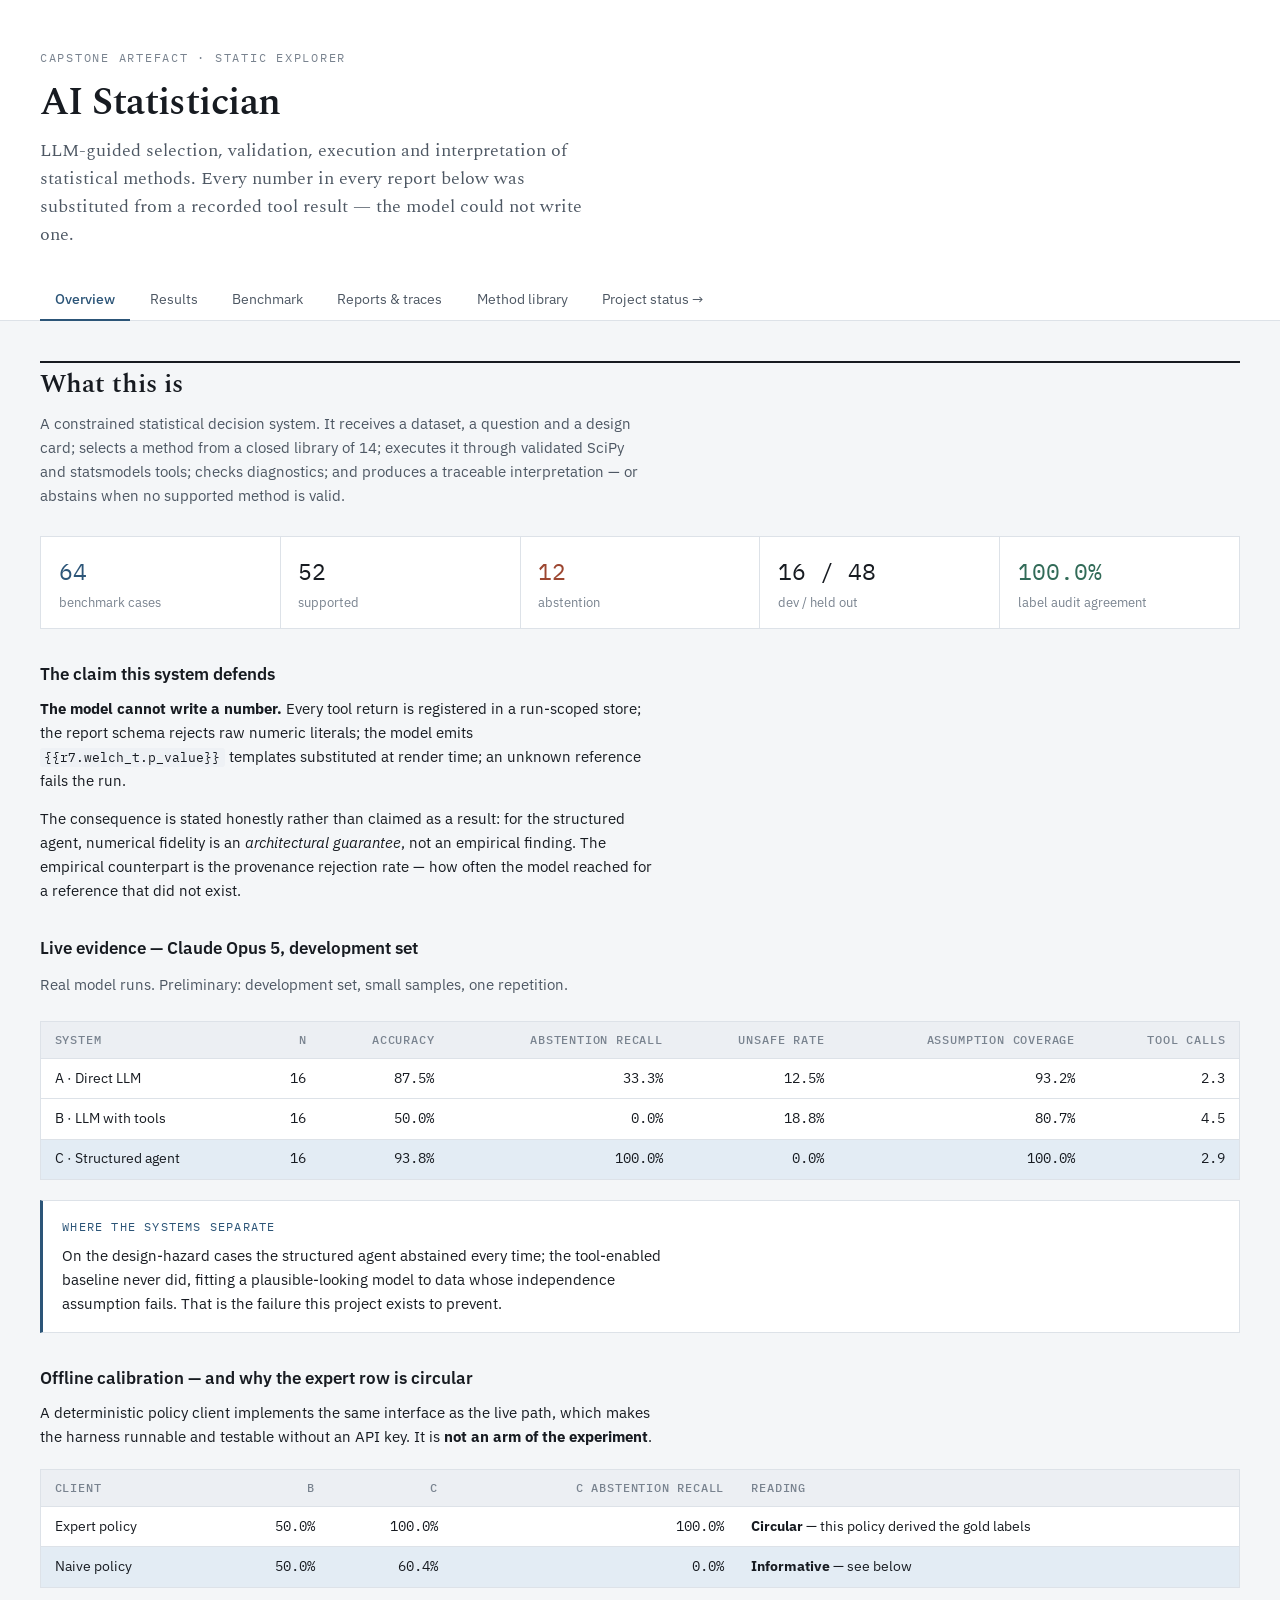
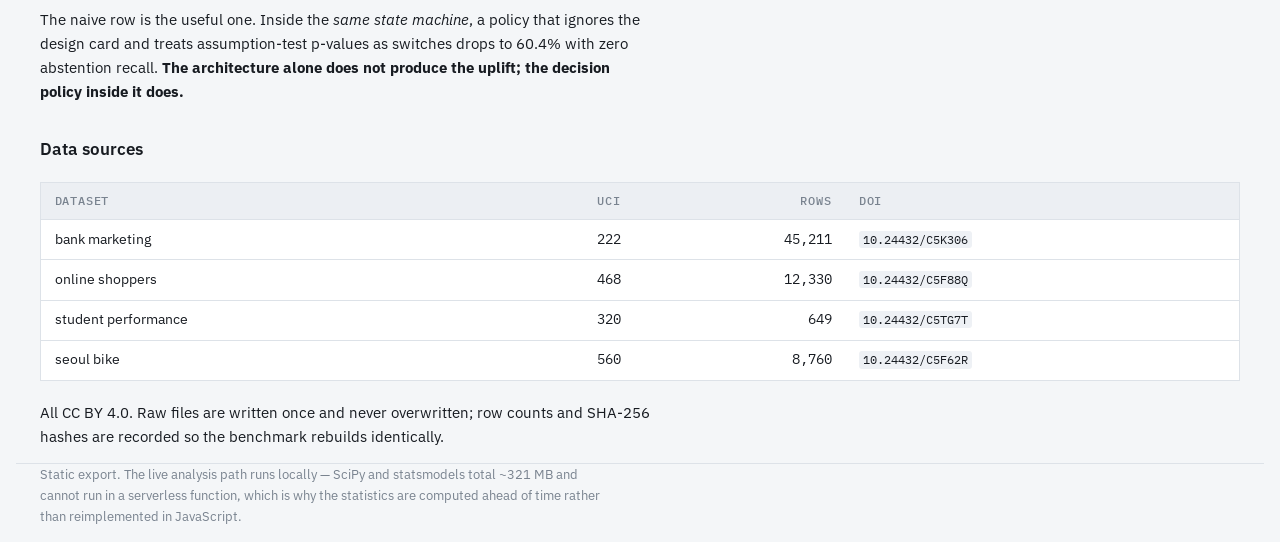
<file: site/index.html>
<!doctype html>
<html lang="en" data-theme="light">
<head>
<meta charset="utf-8">
<meta name="viewport" content="width=device-width, initial-scale=1">
<title>AI Statistician — benchmark explorer</title>
<meta name="description" content="Explore the 64-case statistical benchmark, the three system variants, and every rendered report and trace.">
<link rel="preconnect" href="https://fonts.googleapis.com">
<link rel="preconnect" href="https://fonts.gstatic.com" crossorigin>
<link rel="stylesheet" href="https://fonts.googleapis.com/css2?family=IBM+Plex+Mono:wght@400;500&family=IBM+Plex+Sans:wght@400;500;600&family=Spectral:wght@500;600&display=swap">
<link rel="stylesheet" href="style.css">
</head>
<body>

<header class="masthead">
  <div class="wrap">
    <p class="eyebrow">Capstone artefact · static explorer</p>
    <h1>AI Statistician</h1>
    <p class="standfirst">LLM-guided selection, validation, execution and interpretation
      of statistical methods. Every number in every report below was substituted from a
      recorded tool result — the model could not write one.</p>
    <nav class="tabs" role="tablist">
      <button class="tab is-active" data-view="overview" role="tab">Overview</button>
      <button class="tab" data-view="results" role="tab">Results</button>
      <button class="tab" data-view="cases" role="tab">Benchmark</button>
      <button class="tab" data-view="reports" role="tab">Reports &amp; traces</button>
      <button class="tab" data-view="methods" role="tab">Method library</button>
      <a class="tab tab-link" href="status.html">Project status &rarr;</a>
    </nav>
  </div>
</header>

<main class="wrap" id="app">
  <p class="loading">Loading…</p>
</main>

<footer class="wrap">
  <p>Static export. The live analysis path runs locally — SciPy and statsmodels
     total ~321&nbsp;MB and cannot run in a serverless function, which is why the
     statistics are computed ahead of time rather than reimplemented in JavaScript.</p>
</footer>

<script src="app.js"></script>
</body>
</html>
</file>
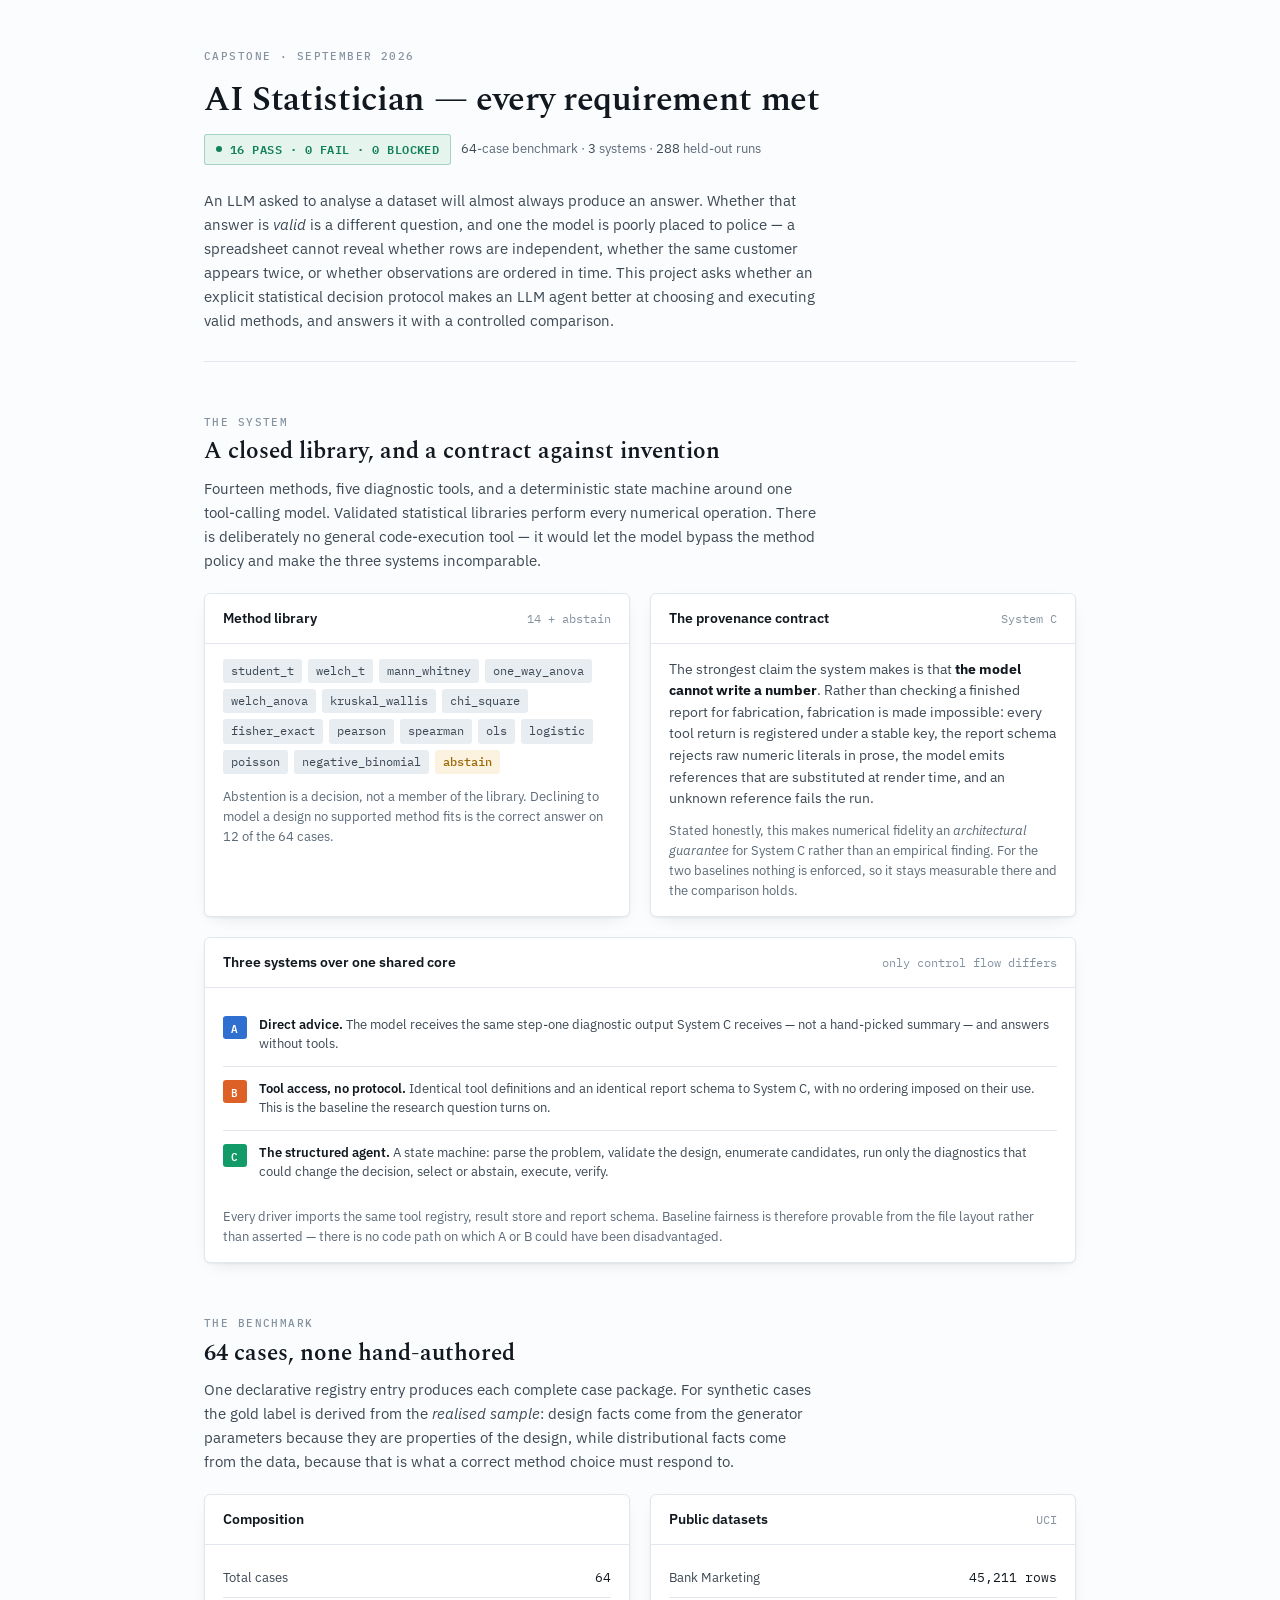
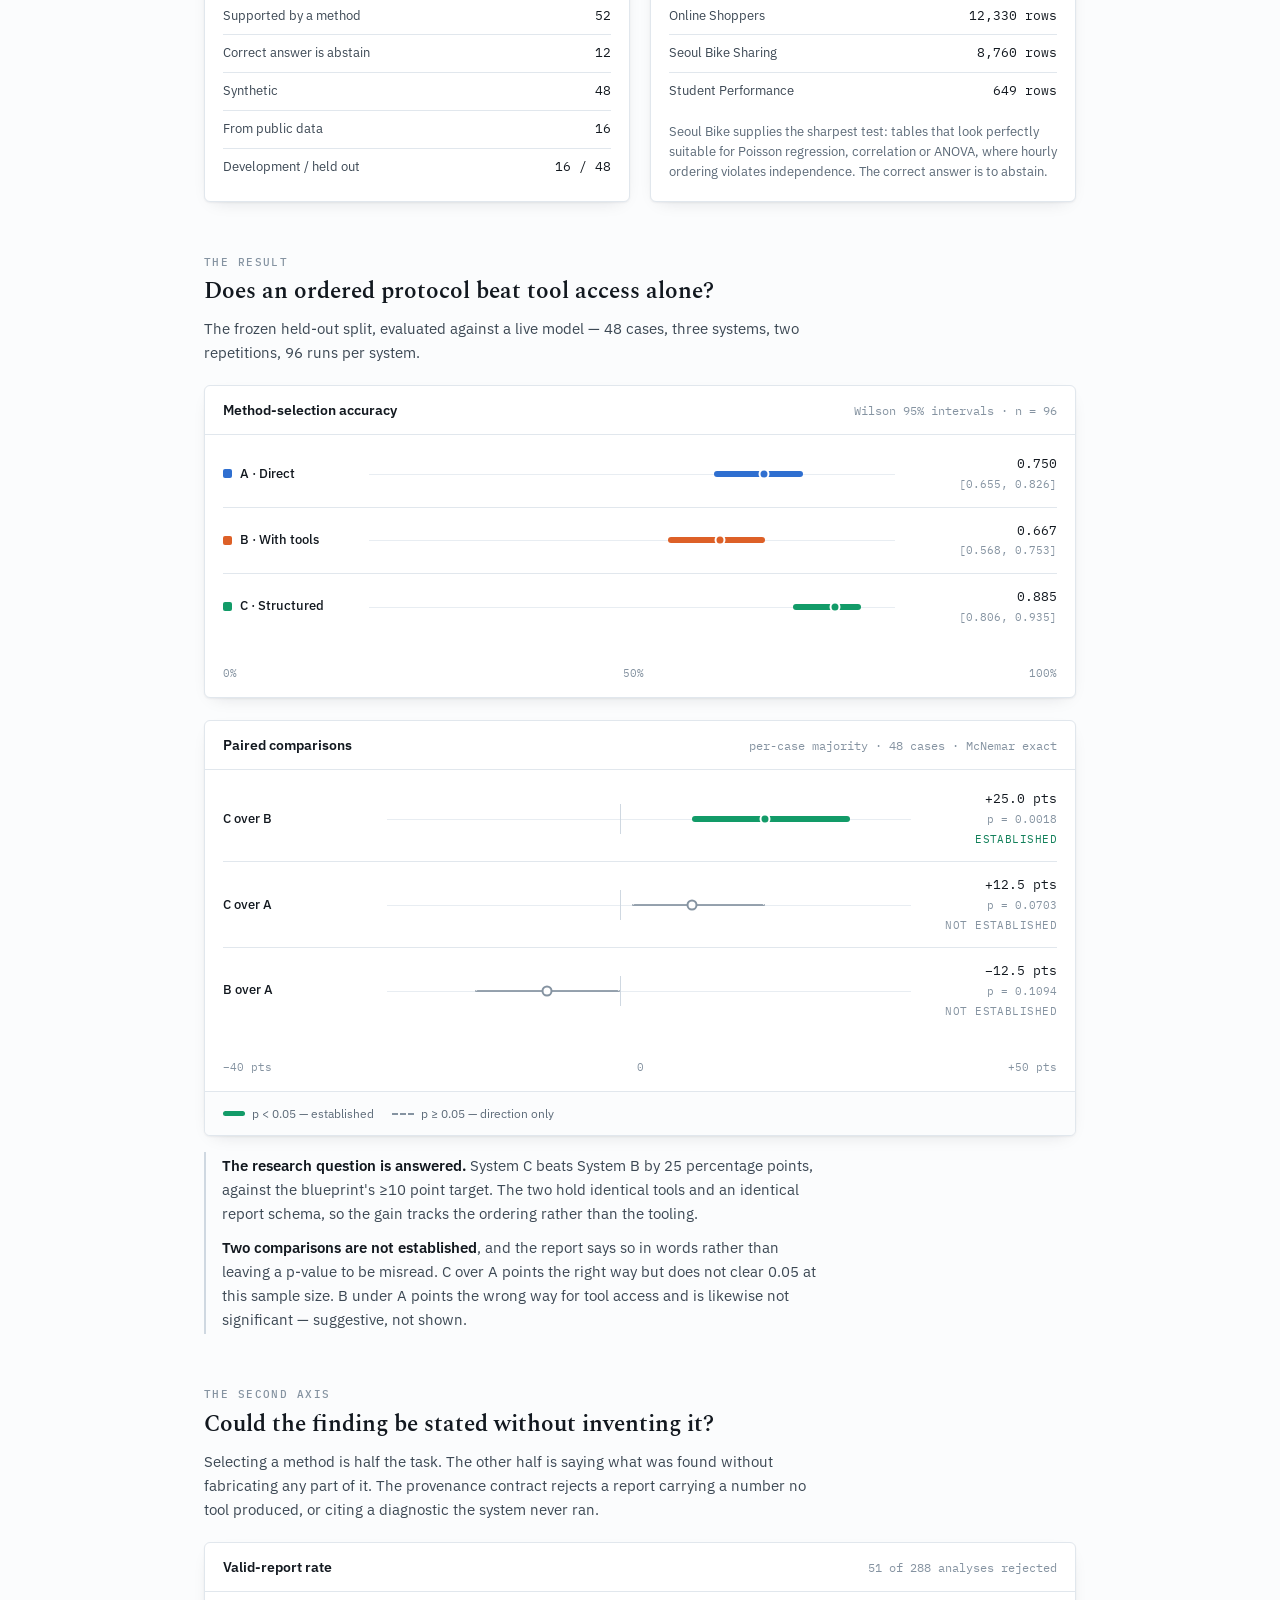
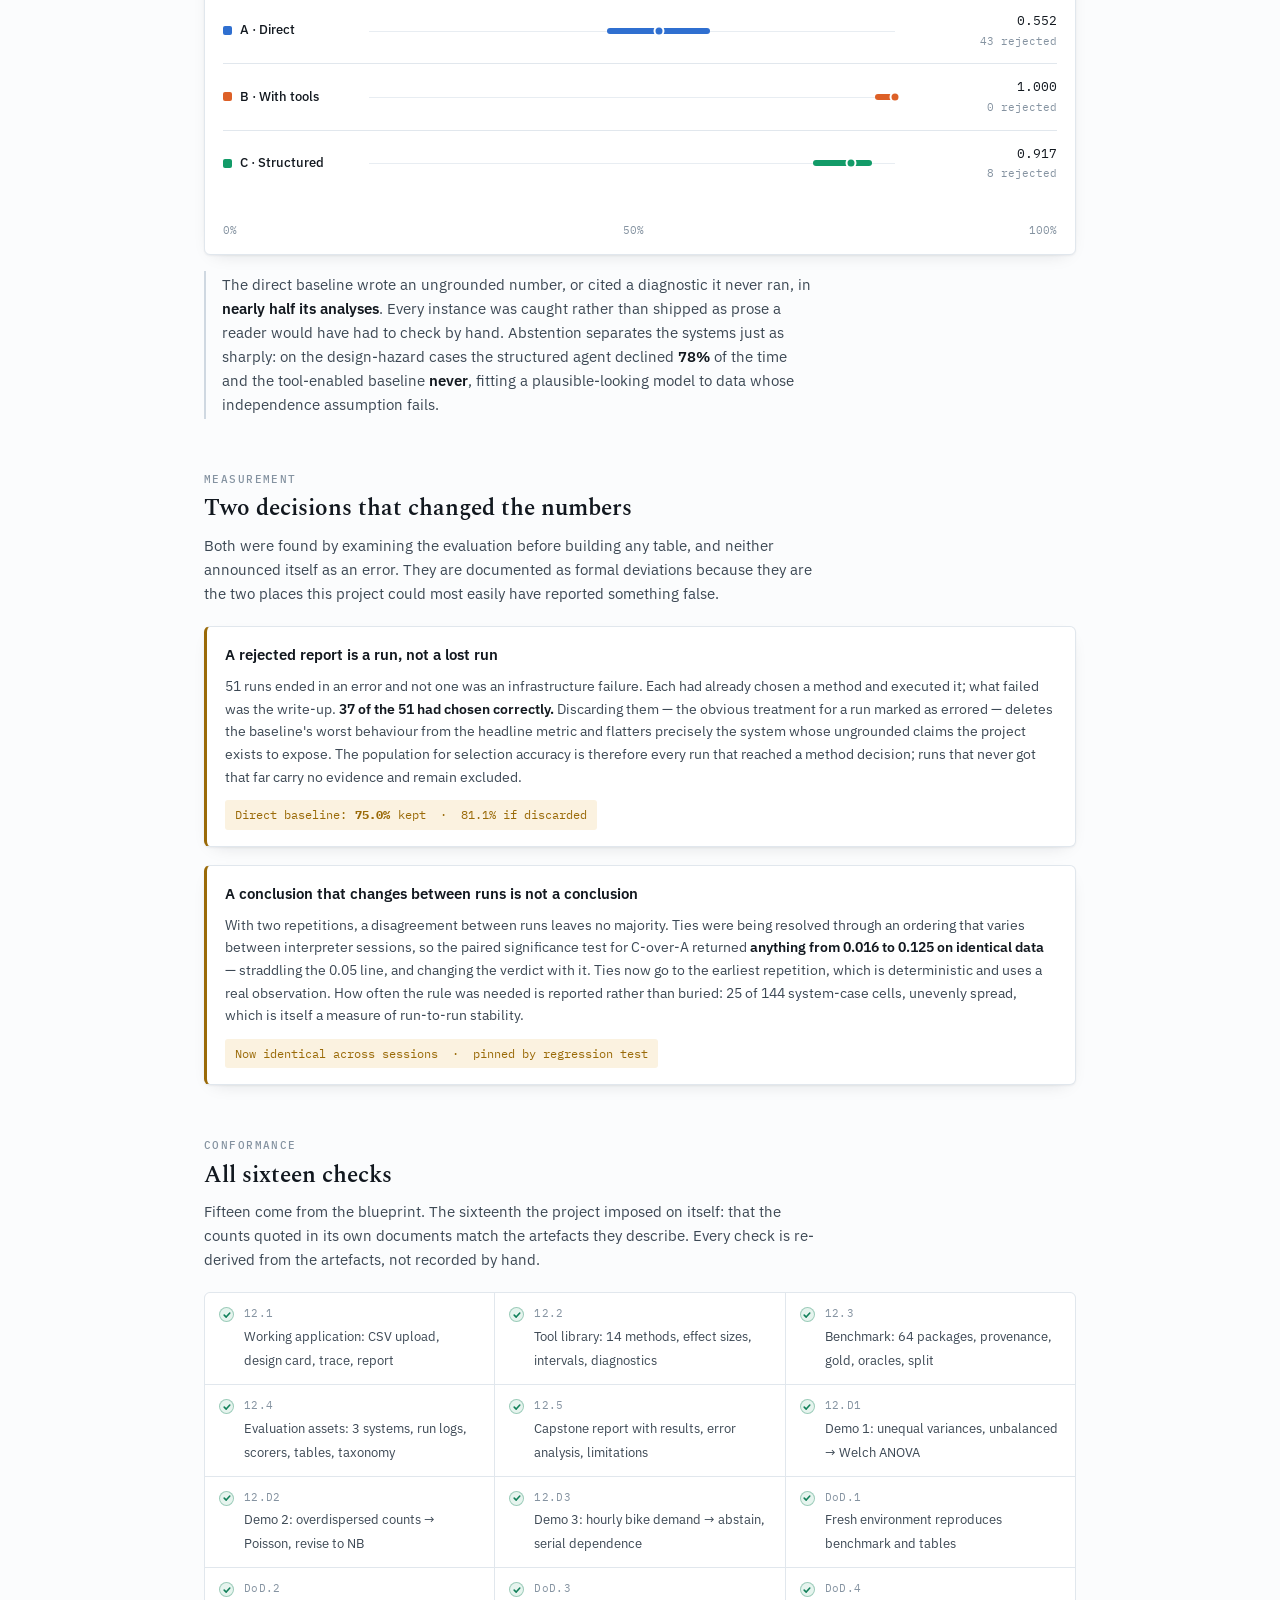
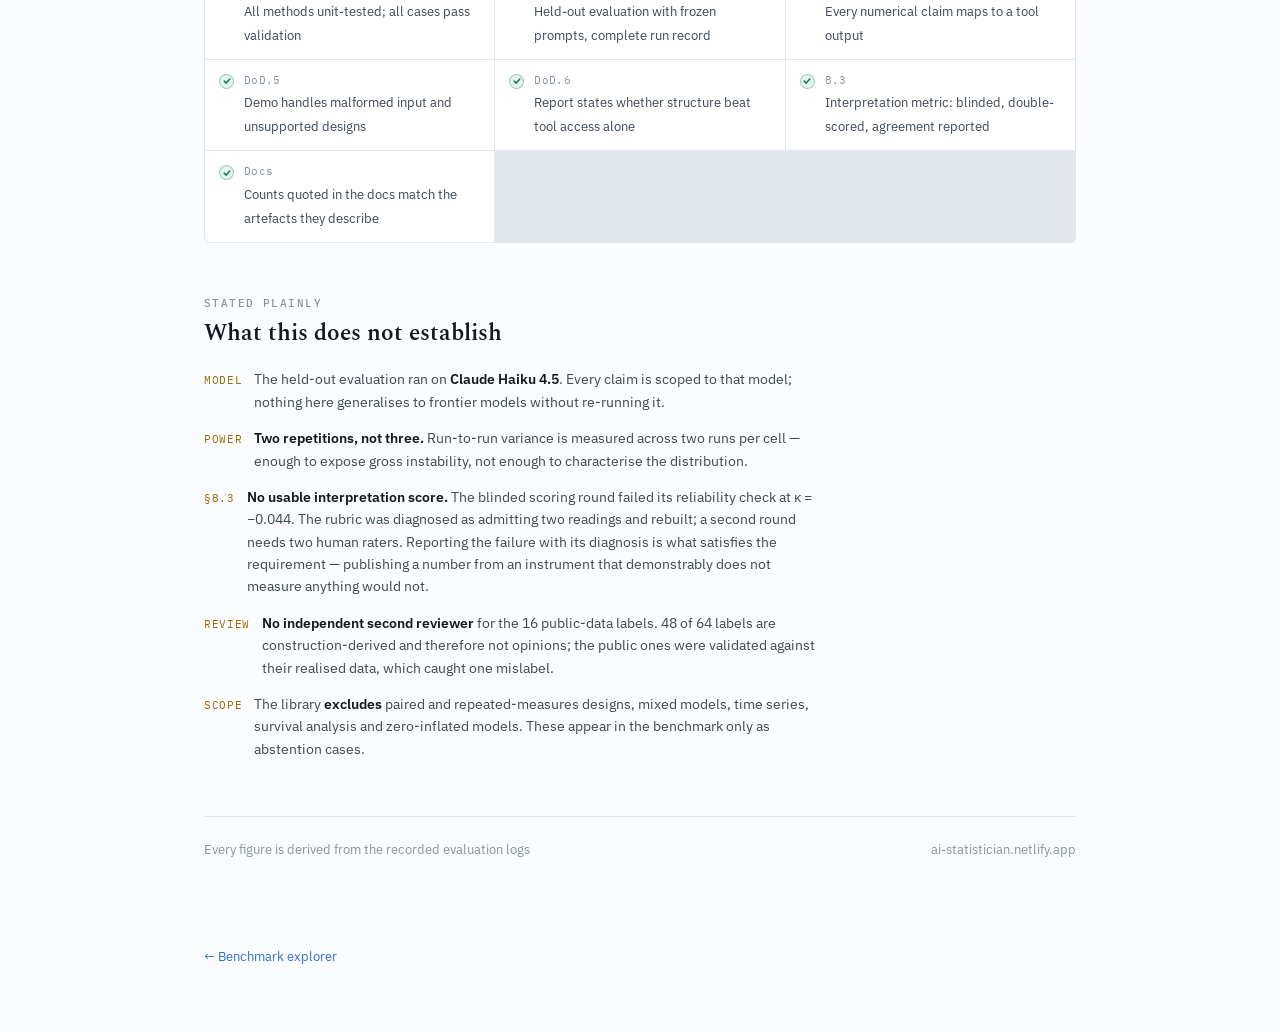
<file: site/status.html>
<!doctype html>
<html lang="en">
<head>
<meta charset="utf-8">
<meta name="viewport" content="width=device-width, initial-scale=1">
<meta name="description" content="What the AI Statistician is, how its benchmark was built, what the held-out evaluation found, and what it does not establish.">
<title>AI Statistician Capstone Status</title>
<link rel="preconnect" href="https://fonts.googleapis.com">
<link rel="preconnect" href="https://fonts.gstatic.com" crossorigin>
<link rel="stylesheet" href="https://fonts.googleapis.com/css2?family=Spectral:wght@500;600&family=IBM+Plex+Sans:wght@400;500;600&family=IBM+Plex+Mono:wght@400;500;600&display=swap">
<style>
  :root{
    --ground:#fbfcfd;
    --panel:#ffffff;
    --ink:#12181f;
    --ink-2:#3c4854;
    --muted:#5c6a78;
    --faint:#8593a1;
    --rule:#e1e7ed;
    --rule-strong:#cfd8e1;
    --sys-a:#2f6fd0;
    --sys-b:#dd6027;
    --sys-c:#129b68;
    --ok:#12805a;
    --ok-soft:#e6f4ee;
    --caution:#9a6a08;
    --caution-soft:#fbf2e0;
    --track:#e8edf2;
    --shadow:0 1px 2px rgba(18,24,31,.05), 0 6px 18px -10px rgba(18,24,31,.18);

    --f-display:"Spectral", Georgia, "Times New Roman", serif;
    --f-body:"IBM Plex Sans", -apple-system, BlinkMacSystemFont, "Segoe UI", sans-serif;
    --f-mono:"IBM Plex Mono", ui-monospace, "SF Mono", Menlo, monospace;
  }
  @media (prefers-color-scheme: dark){
    :root:not([data-theme="light"]){
      --ground:#0e1418; --panel:#151d23; --ink:#e9eef3; --ink-2:#c2ccd6;
      --muted:#93a1ad; --faint:#6f7d8a; --rule:#233039; --rule-strong:#31414c;
      --sys-a:#6da3ef; --sys-b:#f08a52; --sys-c:#3cc48d;
      --ok:#43c793; --ok-soft:#122b23; --caution:#dfa63c; --caution-soft:#2b2113;
      --track:#222e37;
      --shadow:0 1px 2px rgba(0,0,0,.4), 0 8px 22px -12px rgba(0,0,0,.7);
    }
  }
  :root[data-theme="dark"]{
    --ground:#0e1418; --panel:#151d23; --ink:#e9eef3; --ink-2:#c2ccd6;
    --muted:#93a1ad; --faint:#6f7d8a; --rule:#233039; --rule-strong:#31414c;
    --sys-a:#6da3ef; --sys-b:#f08a52; --sys-c:#3cc48d;
    --ok:#43c793; --ok-soft:#122b23; --caution:#dfa63c; --caution-soft:#2b2113;
    --track:#222e37;
    --shadow:0 1px 2px rgba(0,0,0,.4), 0 8px 22px -12px rgba(0,0,0,.7);
  }

  *{box-sizing:border-box}
  body{background:var(--ground);color:var(--ink);font-family:var(--f-body);
       font-size:15px;line-height:1.6;-webkit-font-smoothing:antialiased}
  .wrap{max-width:920px;margin:0 auto;padding:40px 24px 88px}
  .prose{max-width:68ch}

  h1,h2{font-family:var(--f-display);font-weight:600;text-wrap:balance;margin:0}
  h1{font-size:34px;line-height:1.18;letter-spacing:-.01em}
  h2{font-size:23px;line-height:1.25;margin-bottom:6px}
  p{margin:0}
  .num{font-family:var(--f-mono);font-variant-numeric:tabular-nums}

  .eyebrow{font-family:var(--f-mono);font-size:11px;font-weight:500;
           letter-spacing:.13em;text-transform:uppercase;color:var(--faint)}

  header{display:flex;flex-direction:column;gap:14px;padding-bottom:28px;
         border-bottom:1px solid var(--rule)}
  .status-row{display:flex;flex-wrap:wrap;align-items:center;gap:10px}
  .stamp{display:inline-flex;align-items:center;gap:8px;
         background:var(--ok-soft);color:var(--ok);
         border:1px solid color-mix(in oklab, var(--ok) 30%, transparent);
         border-radius:3px;padding:5px 11px;
         font-family:var(--f-mono);font-size:12px;font-weight:600;letter-spacing:.04em}
  .stamp .dot{width:6px;height:6px;border-radius:50%;background:var(--ok)}
  .meta{color:var(--muted);font-size:13px}
  .meta .num{color:var(--ink-2)}

  section{margin-top:52px}
  .sec-head{margin-bottom:20px}
  .sec-head .eyebrow{display:block;margin-bottom:7px}
  .lede{color:var(--ink-2);margin-top:10px}

  /* ---- system / benchmark panels ---- */
  .split{display:grid;grid-template-columns:1fr 1fr;gap:20px}
  .panel{border:1px solid var(--rule);border-radius:6px;background:var(--panel);
         box-shadow:var(--shadow);overflow:hidden}
  .panel-head{padding:13px 18px;border-bottom:1px solid var(--rule);
              display:flex;justify-content:space-between;align-items:baseline;gap:12px}
  .panel-head .t{font-weight:600;font-size:14px}
  .panel-head .s{color:var(--faint);font-size:12px;font-family:var(--f-mono)}
  .panel-body{padding:15px 18px}

  .kv{display:flex;flex-direction:column}
  .kv .r{display:grid;grid-template-columns:1fr auto;gap:14px;padding:8px 0;
         border-bottom:1px solid var(--rule);align-items:baseline}
  .kv .r:last-child{border-bottom:none}
  .kv .k{font-size:13px;color:var(--ink-2)}
  .kv .v{font-family:var(--f-mono);font-size:13px;font-variant-numeric:tabular-nums;
         color:var(--ink);white-space:nowrap}

  .methods{display:flex;flex-wrap:wrap;gap:6px}
  .m{font-family:var(--f-mono);font-size:11.5px;padding:3px 8px;border-radius:3px;
     background:var(--track);color:var(--ink-2);white-space:nowrap}
  .m.abst{background:var(--caution-soft);color:var(--caution);font-weight:500}

  .systems{display:flex;flex-direction:column;gap:0}
  .sysrow{display:grid;grid-template-columns:auto 1fr;gap:12px;padding:12px 0;
          border-bottom:1px solid var(--rule);align-items:start}
  .sysrow:last-child{border-bottom:none}
  .chip{font-family:var(--f-mono);font-size:11px;font-weight:600;letter-spacing:.05em;
        padding:3px 8px;border-radius:3px;color:#fff;white-space:nowrap;margin-top:1px}
  .sysrow .d{font-size:13px;color:var(--ink-2);line-height:1.5}
  .sysrow .d b{color:var(--ink);font-weight:600}

  /* ---- interval charts ---- */
  .rows{padding:6px 18px 18px}
  .row{display:grid;grid-template-columns:132px 1fr 148px;gap:14px;
       align-items:center;padding:13px 0;border-bottom:1px solid var(--rule)}
  .row:last-child{border-bottom:none}
  .row .name{display:flex;align-items:center;gap:8px;font-size:13px;font-weight:500}
  .swatch{width:9px;height:9px;border-radius:2px;flex:none}
  .track-l{position:relative;height:22px}
  .track-l .axis{position:absolute;inset:auto 0 auto 0;top:50%;height:1px;background:var(--track)}
  .bar{position:absolute;top:50%;transform:translateY(-50%);height:6px;border-radius:3px}
  .pt{position:absolute;top:50%;width:11px;height:11px;border-radius:50%;
      transform:translate(-50%,-50%);border:2px solid var(--panel)}
  .val{text-align:right;font-family:var(--f-mono);font-size:13px;
       font-variant-numeric:tabular-nums;color:var(--ink)}
  .val .ci{display:block;color:var(--faint);font-size:11px;margin-top:1px}
  .scale{display:flex;justify-content:space-between;padding:8px 18px 14px;
         font-family:var(--f-mono);font-size:11px;color:var(--faint)}
  .bar.ns{background:none !important;border-top:2px dashed var(--faint);
          border-bottom:none;height:0;opacity:.85}
  .pt.ns{background:var(--panel) !important;border:2px solid var(--faint)}
  .cmp .row{grid-template-columns:150px 1fr 132px}
  .zero{position:absolute;top:-4px;bottom:-4px;width:1px;background:var(--rule-strong)}
  .verdict{font-family:var(--f-mono);font-size:11px;letter-spacing:.04em;
           text-transform:uppercase;display:block;margin-top:2px}
  .verdict.yes{color:var(--ok)}
  .verdict.no{color:var(--faint)}
  .key{display:flex;flex-wrap:wrap;gap:18px;padding:12px 18px;
       border-top:1px solid var(--rule);background:var(--ground);
       font-size:12px;color:var(--muted)}
  .key span{display:inline-flex;align-items:center;gap:7px}
  .key .solid{width:22px;height:5px;border-radius:3px;background:var(--sys-c)}
  .key .dashed{width:22px;border-top:2px dashed var(--faint)}

  /* ---- requirements ---- */
  .reqs{display:grid;grid-template-columns:repeat(auto-fill,minmax(232px,1fr));
        gap:1px;background:var(--rule);border:1px solid var(--rule);
        border-radius:6px;overflow:hidden}
  .req{background:var(--panel);padding:12px 14px;display:flex;gap:10px;align-items:flex-start}
  .tick{flex:none;width:15px;height:15px;border-radius:50%;background:var(--ok-soft);
        border:1px solid color-mix(in oklab, var(--ok) 35%, transparent);
        display:grid;place-items:center;margin-top:2px;color:var(--ok)}
  .tick svg{width:8px;height:8px;display:block}
  .req .ref{font-family:var(--f-mono);font-size:11px;color:var(--faint);
            letter-spacing:.03em;display:block;margin-bottom:1px}
  .req .rn{font-size:12.5px;line-height:1.45;color:var(--ink-2)}

  .note{border-left:2px solid var(--rule-strong);padding:2px 0 2px 16px;
        color:var(--ink-2);margin-top:16px}
  .note strong{color:var(--ink);font-weight:600}

  .findings{display:flex;flex-direction:column;gap:18px}
  .finding{border:1px solid var(--rule);border-left:3px solid var(--caution);
           border-radius:6px;background:var(--panel);padding:16px 18px;
           box-shadow:var(--shadow)}
  .finding .fh{font-family:var(--f-body);font-weight:600;font-size:15px;
               margin-bottom:8px;color:var(--ink)}
  .finding .fb{font-size:14px;color:var(--ink-2);line-height:1.62}
  .finding .fb b{color:var(--ink);font-weight:600}
  .impact{display:inline-flex;align-items:baseline;gap:8px;margin-top:12px;
          font-family:var(--f-mono);font-size:12px;background:var(--caution-soft);
          color:var(--caution);padding:5px 10px;border-radius:3px}

  .limits{display:flex;flex-direction:column;gap:14px;margin-top:4px}
  .limit{display:grid;grid-template-columns:auto 1fr;gap:12px;align-items:baseline}
  .limit .mk{font-family:var(--f-mono);font-size:11px;color:var(--caution);
             letter-spacing:.06em;white-space:nowrap;padding-top:1px}
  .limit .lt{color:var(--ink-2);font-size:14px}
  .limit .lt b{color:var(--ink);font-weight:600}

  footer{margin-top:56px;padding-top:22px;border-top:1px solid var(--rule);
         color:var(--faint);font-size:12.5px;display:flex;flex-wrap:wrap;
         gap:8px 20px;justify-content:space-between}

  @media (max-width:720px){
    .split{grid-template-columns:1fr}
  }
  @media (max-width:640px){
    h1{font-size:27px}
    .row{grid-template-columns:104px 1fr;row-gap:6px}
    .row .val{grid-column:2;text-align:left}
    .cmp .row{grid-template-columns:118px 1fr}
  }
</style>
</head>
<body>
<div class="wrap">

  <header>
    <p class="eyebrow">Capstone · September 2026</p>
    <h1>AI Statistician — every requirement met</h1>
    <div class="status-row">
      <span class="stamp"><span class="dot"></span>16 PASS · 0 FAIL · 0 BLOCKED</span>
      <span class="meta"><span class="num">64</span>-case benchmark · <span class="num">3</span> systems · <span class="num">288</span> held-out runs</span>
    </div>
    <p class="lede prose">An LLM asked to analyse a dataset will almost always produce an answer.
    Whether that answer is <em>valid</em> is a different question, and one the model is poorly
    placed to police — a spreadsheet cannot reveal whether rows are independent, whether the
    same customer appears twice, or whether observations are ordered in time. This project asks
    whether an explicit statistical decision protocol makes an LLM agent better at choosing and
    executing valid methods, and answers it with a controlled comparison.</p>
  </header>

  <!-- ============ THE SYSTEM ============ -->
  <section>
    <div class="sec-head">
      <span class="eyebrow">The system</span>
      <h2>A closed library, and a contract against invention</h2>
      <p class="lede prose">Fourteen methods, five diagnostic tools, and a deterministic state
      machine around one tool-calling model. Validated statistical libraries perform every
      numerical operation. There is deliberately no general code-execution tool — it would let
      the model bypass the method policy and make the three systems incomparable.</p>
    </div>

    <div class="split">
      <div class="panel">
        <div class="panel-head"><span class="t">Method library</span><span class="s">14 + abstain</span></div>
        <div class="panel-body">
          <div class="methods">
            <span class="m">student_t</span><span class="m">welch_t</span><span class="m">mann_whitney</span>
            <span class="m">one_way_anova</span><span class="m">welch_anova</span><span class="m">kruskal_wallis</span>
            <span class="m">chi_square</span><span class="m">fisher_exact</span>
            <span class="m">pearson</span><span class="m">spearman</span>
            <span class="m">ols</span><span class="m">logistic</span>
            <span class="m">poisson</span><span class="m">negative_binomial</span>
            <span class="m abst">abstain</span>
          </div>
          <p style="margin-top:13px;font-size:13px;color:var(--muted);line-height:1.55">
            Abstention is a decision, not a member of the library. Declining to model a design
            no supported method fits is the correct answer on 12 of the 64 cases.</p>
        </div>
      </div>

      <div class="panel">
        <div class="panel-head"><span class="t">The provenance contract</span><span class="s">System C</span></div>
        <div class="panel-body">
          <p style="font-size:13.5px;color:var(--ink-2);line-height:1.6">
            The strongest claim the system makes is that <b style="color:var(--ink)">the model
            cannot write a number</b>. Rather than checking a finished report for fabrication,
            fabrication is made impossible: every tool return is registered under a stable key,
            the report schema rejects raw numeric literals in prose, the model emits references
            that are substituted at render time, and an unknown reference fails the run.</p>
          <p style="margin-top:11px;font-size:13px;color:var(--muted);line-height:1.55">
            Stated honestly, this makes numerical fidelity an <em>architectural guarantee</em>
            for System C rather than an empirical finding. For the two baselines nothing is
            enforced, so it stays measurable there and the comparison holds.</p>
        </div>
      </div>
    </div>

    <div class="panel" style="margin-top:20px">
      <div class="panel-head"><span class="t">Three systems over one shared core</span><span class="s">only control flow differs</span></div>
      <div class="panel-body">
        <div class="systems">
          <div class="sysrow">
            <span class="chip" style="background:var(--sys-a)">A</span>
            <span class="d"><b>Direct advice.</b> The model receives the same step-one
            diagnostic output System C receives — not a hand-picked summary — and answers
            without tools.</span>
          </div>
          <div class="sysrow">
            <span class="chip" style="background:var(--sys-b)">B</span>
            <span class="d"><b>Tool access, no protocol.</b> Identical tool definitions and
            an identical report schema to System C, with no ordering imposed on their use.
            This is the baseline the research question turns on.</span>
          </div>
          <div class="sysrow">
            <span class="chip" style="background:var(--sys-c)">C</span>
            <span class="d"><b>The structured agent.</b> A state machine: parse the problem,
            validate the design, enumerate candidates, run only the diagnostics that could
            change the decision, select or abstain, execute, verify.</span>
          </div>
        </div>
        <p style="margin-top:13px;font-size:13px;color:var(--muted);line-height:1.55">
          Every driver imports the same tool registry, result store and report schema. Baseline
          fairness is therefore provable from the file layout rather than asserted — there is no
          code path on which A or B could have been disadvantaged.</p>
      </div>
    </div>
  </section>

  <!-- ============ THE BENCHMARK ============ -->
  <section>
    <div class="sec-head">
      <span class="eyebrow">The benchmark</span>
      <h2>64 cases, none hand-authored</h2>
      <p class="lede prose">One declarative registry entry produces each complete case package.
      For synthetic cases the gold label is derived from the <em>realised sample</em>: design
      facts come from the generator parameters because they are properties of the design, while
      distributional facts come from the data, because that is what a correct method choice must
      respond to.</p>
    </div>

    <div class="split">
      <div class="panel">
        <div class="panel-head"><span class="t">Composition</span></div>
        <div class="panel-body">
          <div class="kv">
            <div class="r"><span class="k">Total cases</span><span class="v">64</span></div>
            <div class="r"><span class="k">Supported by a method</span><span class="v">52</span></div>
            <div class="r"><span class="k">Correct answer is abstain</span><span class="v">12</span></div>
            <div class="r"><span class="k">Synthetic</span><span class="v">48</span></div>
            <div class="r"><span class="k">From public data</span><span class="v">16</span></div>
            <div class="r"><span class="k">Development / held out</span><span class="v">16 / 48</span></div>
          </div>
        </div>
      </div>

      <div class="panel">
        <div class="panel-head"><span class="t">Public datasets</span><span class="s">UCI</span></div>
        <div class="panel-body">
          <div class="kv">
            <div class="r"><span class="k">Bank Marketing</span><span class="v">45,211 rows</span></div>
            <div class="r"><span class="k">Online Shoppers</span><span class="v">12,330 rows</span></div>
            <div class="r"><span class="k">Seoul Bike Sharing</span><span class="v">8,760 rows</span></div>
            <div class="r"><span class="k">Student Performance</span><span class="v">649 rows</span></div>
          </div>
          <p style="margin-top:12px;font-size:13px;color:var(--muted);line-height:1.55">
            Seoul Bike supplies the sharpest test: tables that look perfectly suitable for
            Poisson regression, correlation or ANOVA, where hourly ordering violates
            independence. The correct answer is to abstain.</p>
        </div>
      </div>
    </div>
  </section>

  <!-- ============ THE RESULT ============ -->
  <section>
    <div class="sec-head">
      <span class="eyebrow">The result</span>
      <h2>Does an ordered protocol beat tool access alone?</h2>
      <p class="lede prose">The frozen held-out split, evaluated against a live model —
      48 cases, three systems, two repetitions, 96 runs per system.</p>
    </div>

    <div class="panel">
      <div class="panel-head">
        <span class="t">Method-selection accuracy</span>
        <span class="s">Wilson 95% intervals · n = 96</span>
      </div>
      <div class="rows">
        <div class="row">
          <span class="name"><i class="swatch" style="background:var(--sys-a)"></i>A · Direct</span>
          <span class="track-l"><i class="axis"></i>
            <i class="bar" style="left:65.5%;width:17.1%;background:var(--sys-a)"></i>
            <i class="pt" style="left:75.0%;background:var(--sys-a)"></i></span>
          <span class="val">0.750<span class="ci">[0.655, 0.826]</span></span>
        </div>
        <div class="row">
          <span class="name"><i class="swatch" style="background:var(--sys-b)"></i>B · With tools</span>
          <span class="track-l"><i class="axis"></i>
            <i class="bar" style="left:56.8%;width:18.5%;background:var(--sys-b)"></i>
            <i class="pt" style="left:66.7%;background:var(--sys-b)"></i></span>
          <span class="val">0.667<span class="ci">[0.568, 0.753]</span></span>
        </div>
        <div class="row">
          <span class="name"><i class="swatch" style="background:var(--sys-c)"></i>C · Structured</span>
          <span class="track-l"><i class="axis"></i>
            <i class="bar" style="left:80.6%;width:12.9%;background:var(--sys-c)"></i>
            <i class="pt" style="left:88.5%;background:var(--sys-c)"></i></span>
          <span class="val">0.885<span class="ci">[0.806, 0.935]</span></span>
        </div>
      </div>
      <div class="scale"><span>0%</span><span>50%</span><span>100%</span></div>
    </div>

    <div class="panel" style="margin-top:22px">
      <div class="panel-head">
        <span class="t">Paired comparisons</span>
        <span class="s">per-case majority · 48 cases · McNemar exact</span>
      </div>
      <div class="rows cmp">
        <div class="row">
          <span class="name">C over B</span>
          <span class="track-l"><i class="axis"></i><i class="zero" style="left:44.4%"></i>
            <i class="bar" style="left:58.3%;width:30.1%;background:var(--sys-c)"></i>
            <i class="pt" style="left:72.2%;background:var(--sys-c)"></i></span>
          <span class="val">+25.0 pts<span class="ci">p = 0.0018</span>
            <span class="verdict yes">established</span></span>
        </div>
        <div class="row">
          <span class="name">C over A</span>
          <span class="track-l"><i class="axis"></i><i class="zero" style="left:44.4%"></i>
            <i class="bar ns" style="left:46.8%;width:25.4%"></i>
            <i class="pt ns" style="left:58.3%"></i></span>
          <span class="val">+12.5 pts<span class="ci">p = 0.0703</span>
            <span class="verdict no">not established</span></span>
        </div>
        <div class="row">
          <span class="name">B over A</span>
          <span class="track-l"><i class="axis"></i><i class="zero" style="left:44.4%"></i>
            <i class="bar ns" style="left:16.7%;width:27.8%"></i>
            <i class="pt ns" style="left:30.6%"></i></span>
          <span class="val">−12.5 pts<span class="ci">p = 0.1094</span>
            <span class="verdict no">not established</span></span>
        </div>
      </div>
      <div class="scale"><span>−40 pts</span><span>0</span><span>+50 pts</span></div>
      <div class="key">
        <span><i class="solid"></i>p &lt; 0.05 — established</span>
        <span><i class="dashed"></i>p ≥ 0.05 — direction only</span>
      </div>
    </div>

    <div class="note prose">
      <p><strong>The research question is answered.</strong> System C beats System B by 25
      percentage points, against the blueprint's ≥10 point target. The two hold identical tools
      and an identical report schema, so the gain tracks the ordering rather than the tooling.</p>
      <p style="margin-top:10px"><strong>Two comparisons are not established</strong>, and the
      report says so in words rather than leaving a p-value to be misread. C over A points the
      right way but does not clear 0.05 at this sample size. B under A points the wrong way for
      tool access and is likewise not significant — suggestive, not shown.</p>
    </div>
  </section>

  <!-- ============ SECOND AXIS ============ -->
  <section>
    <div class="sec-head">
      <span class="eyebrow">The second axis</span>
      <h2>Could the finding be stated without inventing it?</h2>
      <p class="lede prose">Selecting a method is half the task. The other half is saying what
      was found without fabricating any part of it. The provenance contract rejects a report
      carrying a number no tool produced, or citing a diagnostic the system never ran.</p>
    </div>

    <div class="panel">
      <div class="panel-head">
        <span class="t">Valid-report rate</span>
        <span class="s">51 of 288 analyses rejected</span>
      </div>
      <div class="rows">
        <div class="row">
          <span class="name"><i class="swatch" style="background:var(--sys-a)"></i>A · Direct</span>
          <span class="track-l"><i class="axis"></i>
            <i class="bar" style="left:45.3%;width:19.5%;background:var(--sys-a)"></i>
            <i class="pt" style="left:55.2%;background:var(--sys-a)"></i></span>
          <span class="val">0.552<span class="ci">43 rejected</span></span>
        </div>
        <div class="row">
          <span class="name"><i class="swatch" style="background:var(--sys-b)"></i>B · With tools</span>
          <span class="track-l"><i class="axis"></i>
            <i class="bar" style="left:96.2%;width:3.8%;background:var(--sys-b)"></i>
            <i class="pt" style="left:100%;background:var(--sys-b)"></i></span>
          <span class="val">1.000<span class="ci">0 rejected</span></span>
        </div>
        <div class="row">
          <span class="name"><i class="swatch" style="background:var(--sys-c)"></i>C · Structured</span>
          <span class="track-l"><i class="axis"></i>
            <i class="bar" style="left:84.4%;width:11.3%;background:var(--sys-c)"></i>
            <i class="pt" style="left:91.7%;background:var(--sys-c)"></i></span>
          <span class="val">0.917<span class="ci">8 rejected</span></span>
        </div>
      </div>
      <div class="scale"><span>0%</span><span>50%</span><span>100%</span></div>
    </div>

    <div class="note prose">
      <p>The direct baseline wrote an ungrounded number, or cited a diagnostic it never ran, in
      <strong>nearly half its analyses</strong>. Every instance was caught rather than shipped
      as prose a reader would have had to check by hand. Abstention separates the systems just
      as sharply: on the design-hazard cases the structured agent declined
      <strong>78%</strong> of the time and the tool-enabled baseline <strong>never</strong>,
      fitting a plausible-looking model to data whose independence assumption fails.</p>
    </div>
  </section>

  <!-- ============ MEASUREMENT DECISIONS ============ -->
  <section>
    <div class="sec-head">
      <span class="eyebrow">Measurement</span>
      <h2>Two decisions that changed the numbers</h2>
      <p class="lede prose">Both were found by examining the evaluation before building any
      table, and neither announced itself as an error. They are documented as formal deviations
      because they are the two places this project could most easily have reported something
      false.</p>
    </div>

    <div class="findings">
      <div class="finding">
        <p class="fh">A rejected report is a run, not a lost run</p>
        <p class="fb">51 runs ended in an error and not one was an infrastructure failure. Each
        had already chosen a method and executed it; what failed was the write-up. <b>37 of the
        51 had chosen correctly.</b> Discarding them — the obvious treatment for a run marked as
        errored — deletes the baseline's worst behaviour from the headline metric and flatters
        precisely the system whose ungrounded claims the project exists to expose. The
        population for selection accuracy is therefore every run that reached a method decision;
        runs that never got that far carry no evidence and remain excluded.</p>
        <span class="impact">Direct baseline: <b>75.0%</b> kept &nbsp;·&nbsp; 81.1% if discarded</span>
      </div>

      <div class="finding">
        <p class="fh">A conclusion that changes between runs is not a conclusion</p>
        <p class="fb">With two repetitions, a disagreement between runs leaves no majority. Ties
        were being resolved through an ordering that varies between interpreter sessions, so the
        paired significance test for C-over-A returned <b>anything from 0.016 to 0.125 on
        identical data</b> — straddling the 0.05 line, and changing the verdict with it. Ties
        now go to the earliest repetition, which is deterministic and uses a real observation.
        How often the rule was needed is reported rather than buried: 25 of 144 system-case
        cells, unevenly spread, which is itself a measure of run-to-run stability.</p>
        <span class="impact">Now identical across sessions &nbsp;·&nbsp; pinned by regression test</span>
      </div>
    </div>
  </section>

  <!-- ============ REQUIREMENTS ============ -->
  <section>
    <div class="sec-head">
      <span class="eyebrow">Conformance</span>
      <h2>All sixteen checks</h2>
      <p class="lede prose">Fifteen come from the blueprint. The sixteenth the project imposed
      on itself: that the counts quoted in its own documents match the artefacts they describe.
      Every check is re-derived from the artefacts, not recorded by hand.</p>
    </div>
    <div class="reqs" id="reqs"></div>
  </section>

  <!-- ============ LIMITS ============ -->
  <section>
    <div class="sec-head">
      <span class="eyebrow">Stated plainly</span>
      <h2>What this does not establish</h2>
    </div>
    <div class="limits prose">
      <div class="limit">
        <span class="mk">MODEL</span>
        <span class="lt">The held-out evaluation ran on <b>Claude Haiku 4.5</b>. Every claim is
        scoped to that model; nothing here generalises to frontier models without re-running it.</span>
      </div>
      <div class="limit">
        <span class="mk">POWER</span>
        <span class="lt"><b>Two repetitions, not three.</b> Run-to-run variance is measured
        across two runs per cell — enough to expose gross instability, not enough to
        characterise the distribution.</span>
      </div>
      <div class="limit">
        <span class="mk">§8.3</span>
        <span class="lt"><b>No usable interpretation score.</b> The blinded scoring round failed
        its reliability check at κ = −0.044. The rubric was diagnosed as admitting two readings
        and rebuilt; a second round needs two human raters. Reporting the failure with its
        diagnosis is what satisfies the requirement — publishing a number from an instrument
        that demonstrably does not measure anything would not.</span>
      </div>
      <div class="limit">
        <span class="mk">REVIEW</span>
        <span class="lt"><b>No independent second reviewer</b> for the 16 public-data labels.
        48 of 64 labels are construction-derived and therefore not opinions; the public ones
        were validated against their realised data, which caught one mislabel.</span>
      </div>
      <div class="limit">
        <span class="mk">SCOPE</span>
        <span class="lt">The library <b>excludes</b> paired and repeated-measures designs, mixed
        models, time series, survival analysis and zero-inflated models. These appear in the
        benchmark only as abstention cases.</span>
      </div>
    </div>
  </section>

  <footer>
    <span>Every figure is derived from the recorded evaluation logs</span>
    <span>ai-statistician.netlify.app</span>
  </footer>
</div>

<script>
  const REQS = [
    ["12.1","Working application: CSV upload, design card, trace, report"],
    ["12.2","Tool library: 14 methods, effect sizes, intervals, diagnostics"],
    ["12.3","Benchmark: 64 packages, provenance, gold, oracles, split"],
    ["12.4","Evaluation assets: 3 systems, run logs, scorers, tables, taxonomy"],
    ["12.5","Capstone report with results, error analysis, limitations"],
    ["12.D1","Demo 1: unequal variances, unbalanced → Welch ANOVA"],
    ["12.D2","Demo 2: overdispersed counts → Poisson, revise to NB"],
    ["12.D3","Demo 3: hourly bike demand → abstain, serial dependence"],
    ["DoD.1","Fresh environment reproduces benchmark and tables"],
    ["DoD.2","All methods unit-tested; all cases pass validation"],
    ["DoD.3","Held-out evaluation with frozen prompts, complete run record"],
    ["DoD.4","Every numerical claim maps to a tool output"],
    ["DoD.5","Demo handles malformed input and unsupported designs"],
    ["DoD.6","Report states whether structure beat tool access alone"],
    ["8.3","Interpretation metric: blinded, double-scored, agreement reported"],
    ["Docs","Counts quoted in the docs match the artefacts they describe"]
  ];
  const TICK = '<svg viewBox="0 0 10 10" aria-hidden="true"><path d="M1.5 5.2 L4 7.6 L8.5 2.6" fill="none" stroke="currentColor" stroke-width="2" stroke-linecap="round" stroke-linejoin="round"/></svg>';
  document.getElementById("reqs").innerHTML = REQS.map(([ref, name]) => `
    <div class="req">
      <span class="tick">${TICK}</span>
      <span><span class="ref">${ref}</span><span class="rn">${name}</span></span>
    </div>`).join("");
</script>
<p class="backlink"><a href="index.html">&larr; Benchmark explorer</a></p>
<style>
  .backlink{max-width:920px;margin:0 auto;padding:0 24px 56px;
             font-family:var(--f-body);font-size:13px}
  .backlink a{color:var(--sys-a);text-decoration:none}
  .backlink a:hover{text-decoration:underline}
</style>
</body>
</html>
</file>
<file: site/style.css>
:root {
  --paper: #f4f6f8;
  --surface: #ffffff;
  --surface-2: #eceff3;
  --ink: #171b21;
  --ink-2: #4d5763;
  --ink-3: #79838f;
  --rule: #dde2e8;
  --rule-2: #c8cfd8;
  --accent: #2c5578;
  --accent-soft: #e3ecf4;
  --risk: #9c4630;
  --risk-soft: #f6e6e1;
  --ok: #326b58;
  --ok-soft: #e2efea;
  --code-bg: #eef1f5;
}

@media (prefers-color-scheme: dark) {
  :root:not([data-theme="light"]) {
    --paper: #111419; --surface: #181c23; --surface-2: #1f242c;
    --ink: #e7eaef; --ink-2: #9aa5b2; --ink-3: #6f7a87;
    --rule: #282e37; --rule-2: #39414c;
    --accent: #7fadd8; --accent-soft: #1c2937;
    --risk: #d98d74; --risk-soft: #2e2019;
    --ok: #6fb79c; --ok-soft: #17271f; --code-bg: #1c2129;
  }
}
:root[data-theme="dark"] {
  --paper: #111419; --surface: #181c23; --surface-2: #1f242c;
  --ink: #e7eaef; --ink-2: #9aa5b2; --ink-3: #6f7a87;
  --rule: #282e37; --rule-2: #39414c;
  --accent: #7fadd8; --accent-soft: #1c2937;
  --risk: #d98d74; --risk-soft: #2e2019;
  --ok: #6fb79c; --ok-soft: #17271f; --code-bg: #1c2129;
}

* { box-sizing: border-box; }

body {
  margin: 0;
  background: var(--paper);
  color: var(--ink);
  font-family: "IBM Plex Sans", ui-sans-serif, system-ui, -apple-system, sans-serif;
  font-size: 15px;
  line-height: 1.6;
  -webkit-font-smoothing: antialiased;
}

.wrap { max-width: 78rem; margin: 0 auto; padding: 0 1.5rem; }

/* ---------- masthead ---------- */

.masthead {
  border-bottom: 1px solid var(--rule);
  background: var(--surface);
  padding: 3rem 0 0;
  margin-bottom: 2.5rem;
}
.eyebrow {
  font-family: "IBM Plex Mono", monospace;
  font-size: 0.78rem; letter-spacing: 0.14em; text-transform: uppercase;
  color: var(--ink-3); margin: 0 0 0.9rem;
}
h1 {
  font-family: Spectral, Georgia, serif; font-weight: 600;
  font-size: 2.4rem; line-height: 1.1; letter-spacing: -0.015em;
  margin: 0 0 0.75rem;
}
.standfirst {
  font-family: Spectral, Georgia, serif; font-size: 1.1rem;
  color: var(--ink-2); max-width: 62ch; margin: 0 0 1.75rem;
}

.tabs { display: flex; gap: 0.25rem; flex-wrap: wrap; }
.tab {
  appearance: none; border: 0; background: none; cursor: pointer;
  font: inherit; font-size: 0.9rem; color: var(--ink-2);
  padding: 0.6rem 0.95rem; border-bottom: 2px solid transparent;
  margin-bottom: -1px;
}
.tab:hover { color: var(--ink); }
.tab.is-active { color: var(--accent); border-bottom-color: var(--accent); font-weight: 500; }
.tab:focus-visible { outline: 2px solid var(--accent); outline-offset: -2px; }

/* ---------- type ---------- */

h2 {
  font-family: Spectral, Georgia, serif; font-weight: 600;
  font-size: 1.6rem; line-height: 1.25; margin: 2.5rem 0 0.35rem;
  padding-top: 0.35rem; border-top: 2px solid var(--ink);
}
h2:first-child { margin-top: 0; }
h3 { font-size: 1.05rem; font-weight: 600; margin: 2rem 0 0.6rem; }
p { max-width: 68ch; margin: 0 0 0.9rem; }
.lede { color: var(--ink-2); max-width: 68ch; margin: 0.7rem 0 1.5rem; }
a { color: var(--accent); }
code, .mono {
  font-family: "IBM Plex Mono", ui-monospace, monospace;
  font-size: 0.85em; background: var(--code-bg);
  padding: 0.1em 0.35em; border-radius: 3px;
}
.loading { color: var(--ink-3); padding: 3rem 0; }

/* ---------- stats ---------- */

.stats {
  display: grid; grid-template-columns: repeat(auto-fit, minmax(9.5rem, 1fr));
  gap: 1px; background: var(--rule); border: 1px solid var(--rule);
  margin: 1.75rem 0;
}
.stats div { background: var(--surface); padding: 1rem 1.1rem; }
.stats .v {
  font-family: "IBM Plex Mono", monospace; font-size: 1.45rem;
  font-variant-numeric: tabular-nums; display: block; margin-bottom: 0.25rem;
}
.stats .k { font-size: 0.8rem; color: var(--ink-3); line-height: 1.35; display: block; }
.v.ok { color: var(--ok); } .v.risk { color: var(--risk); } .v.accent { color: var(--accent); }

/* ---------- tables ---------- */

.tablewrap {
  overflow-x: auto; border: 1px solid var(--rule);
  background: var(--surface); margin: 1.25rem 0;
}
table { border-collapse: collapse; width: 100%; min-width: 34rem; font-size: 0.86rem; }
th, td {
  text-align: left; padding: 0.6rem 0.85rem;
  border-bottom: 1px solid var(--rule); vertical-align: top; line-height: 1.45;
}
thead th {
  font-family: "IBM Plex Mono", monospace; font-weight: 500;
  font-size: 0.72rem; letter-spacing: 0.07em; text-transform: uppercase;
  color: var(--ink-3); background: var(--surface-2); white-space: nowrap;
}
tbody tr:last-child td { border-bottom: none; }
td.num, th.num {
  font-family: "IBM Plex Mono", monospace;
  font-variant-numeric: tabular-nums; text-align: right; white-space: nowrap;
}
tr.hi td { background: var(--accent-soft); }

/* ---------- chips ---------- */

.chip {
  display: inline-block; font-family: "IBM Plex Mono", monospace;
  font-size: 0.73rem; padding: 0.12rem 0.45rem; border-radius: 3px;
  background: var(--surface-2); color: var(--ink-2); white-space: nowrap;
}
.chip.abstain { background: var(--risk-soft); color: var(--risk); }
.chip.ok { background: var(--ok-soft); color: var(--ok); }
.chip.accent { background: var(--accent-soft); color: var(--accent); }

/* ---------- filter bar ---------- */

.filters {
  display: flex; gap: 0.6rem; flex-wrap: wrap; align-items: center;
  margin: 1.25rem 0; padding: 0.85rem 1rem;
  background: var(--surface); border: 1px solid var(--rule);
}
.filters label { font-size: 0.8rem; color: var(--ink-3); }
.filters select, .filters input {
  font: inherit; font-size: 0.85rem; padding: 0.35rem 0.5rem;
  border: 1px solid var(--rule-2); border-radius: 3px;
  background: var(--paper); color: var(--ink);
}
.filters input { min-width: 14rem; }
.count { margin-left: auto; font-family: "IBM Plex Mono", monospace;
         font-size: 0.8rem; color: var(--ink-3); }

/* ---------- cards ---------- */

.card {
  background: var(--surface); border: 1px solid var(--rule);
  border-left: 3px solid var(--rule-2); padding: 1.1rem 1.3rem; margin-bottom: 0.8rem;
}
.card.abstain { border-left-color: var(--risk); }
.card.supported { border-left-color: var(--ok); }
.card h4 {
  margin: 0 0 0.4rem; font-size: 1rem; font-weight: 600;
  display: flex; gap: 0.6rem; align-items: baseline; flex-wrap: wrap;
}
.card .q { color: var(--ink-2); margin: 0 0 0.6rem; max-width: 74ch; }
.card .meta { font-size: 0.8rem; color: var(--ink-3); display: flex;
              gap: 0.5rem; flex-wrap: wrap; }

details { margin-top: 0.7rem; }
details > summary {
  cursor: pointer; font-size: 0.85rem; color: var(--accent);
  font-family: "IBM Plex Mono", monospace;
}
details > summary:focus-visible { outline: 2px solid var(--accent); outline-offset: 2px; }
.detail-body { padding: 0.8rem 0 0.2rem; }

.section-title {
  font-family: "IBM Plex Mono", monospace; font-size: 0.75rem;
  letter-spacing: 0.09em; text-transform: uppercase; color: var(--ink-3);
  margin: 0.9rem 0 0.25rem;
}
.prose { max-width: 74ch; margin: 0; }

.trace {
  font-family: "IBM Plex Mono", monospace; font-size: 0.76rem;
  color: var(--ink-2); background: var(--code-bg);
  padding: 0.65rem 0.8rem; overflow-x: auto; white-space: nowrap;
}

pre {
  background: var(--code-bg); border: 1px solid var(--rule);
  padding: 0.9rem 1rem; overflow-x: auto; font-size: 0.78rem;
  line-height: 1.55; margin: 0.8rem 0;
}

ul.tight { max-width: 68ch; padding-left: 1.1rem; margin: 0 0 0.9rem; }
ul.tight li { margin-bottom: 0.35rem; }
ul.tight li::marker { color: var(--rule-2); }

.callout {
  border: 1px solid var(--rule); border-left: 3px solid var(--accent);
  background: var(--surface); padding: 1rem 1.2rem; margin: 1.25rem 0;
}
.callout.warn { border-left-color: var(--risk); }
.callout .kicker {
  font-family: "IBM Plex Mono", monospace; font-size: 0.75rem;
  letter-spacing: 0.1em; text-transform: uppercase;
  color: var(--accent); display: block; margin-bottom: 0.5rem;
}
.callout.warn .kicker { color: var(--risk); }
.callout p:last-child { margin-bottom: 0; }

footer { border-top: 1px solid var(--rule); margin-top: 4rem;
         padding: 1.5rem 1.5rem 3rem; }
footer p { font-size: 0.82rem; color: var(--ink-3); max-width: 70ch; }

@media (prefers-reduced-motion: reduce) { * { transition: none !important; } }

.site-figure { margin: 1.5rem 0; }
.site-figure img {
  width: 100%; max-width: 46rem; height: auto; display: block;
  border: 1px solid var(--rule); background: #fcfcfb;
}
.site-figure figcaption {
  font-size: 0.82rem; color: var(--ink-3); margin-top: 0.5rem; max-width: 46rem;
}

/* The status page is a separate document, not a JS view, so its entry in the
   tab strip is an anchor. Matches the tab shape; never takes the active state. */
.tab-link{
  text-decoration:none;
  display:inline-flex;
  align-items:center;
}
.tab-link:hover{text-decoration:none}
</file>
